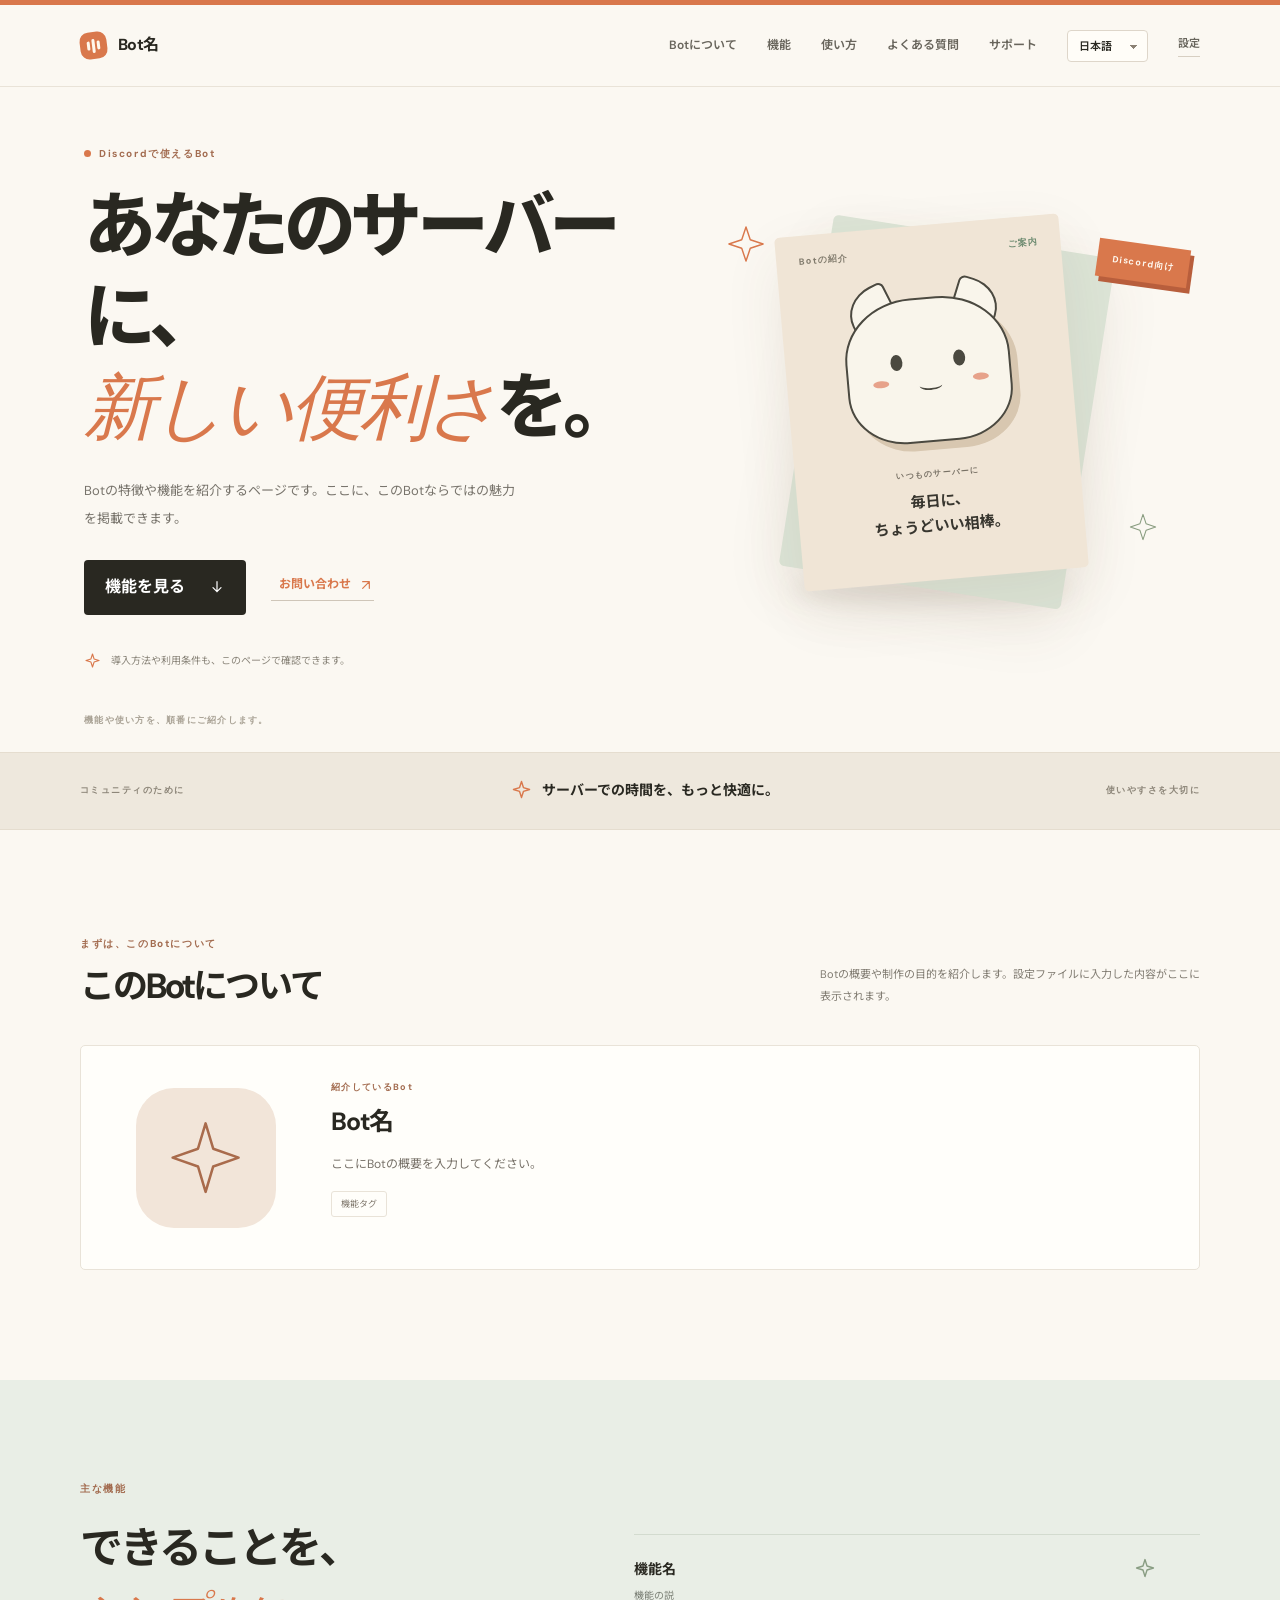
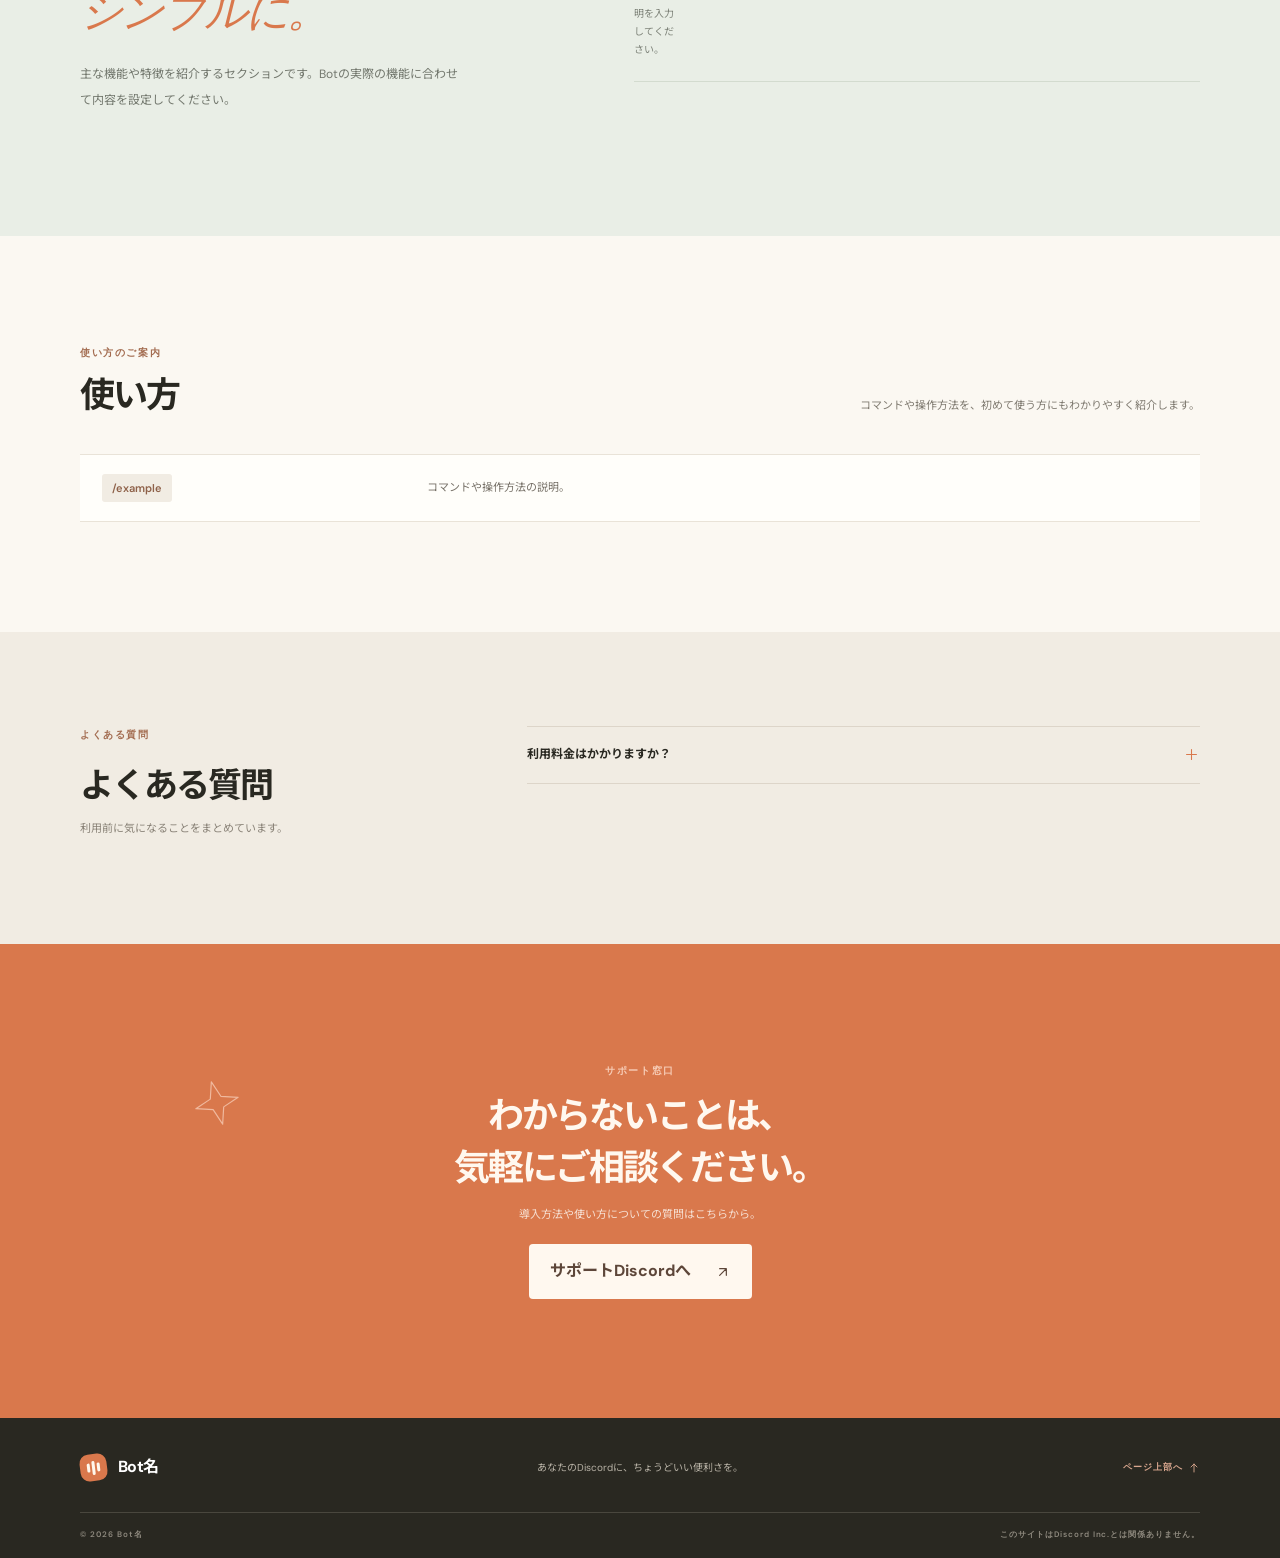
<file: index.html>
<!doctype html>
<html lang="ja">
<head>
  <meta charset="utf-8">
  <meta name="viewport" content="width=device-width, initial-scale=1">
  <meta name="theme-color" content="#fbf8f2">
  <meta name="description" content="Discord Botの紹介サイト">
  <title>Bot紹介サイト</title>
  <link rel="icon" href="assets/favicon.svg" type="image/svg+xml">
  <link rel="stylesheet" href="assets/style.css">
</head>
<body>
  <div class="topline"></div>
  <header class="site-header">
    <a class="brand" href="index.html"><span class="brand-mark"><span></span><span></span><span></span></span><span data-bot-name>Bot</span></a>
    <button class="menu-toggle" aria-label="メニュー" aria-expanded="false"><i></i><i></i></button>
    <nav class="main-nav" aria-label="メインメニュー">
      <a href="#about" data-i18n="navAbout">Botについて</a>
      <a href="#features" data-i18n="navFeatures">機能</a>
      <a href="#commands" data-i18n="navCommands">使い方</a>
      <a href="#faq" data-i18n="navFaq">FAQ</a>
      <a href="#support" data-i18n="navSupport">サポート</a>
      <label class="language-control"><span class="sr-only" data-i18n="language">言語</span><select id="language-select" aria-label="Language"><option value="ja">日本語</option><option value="en">English</option></select></label>
      <a class="settings-link" href="settings.html" data-i18n="settings">設定</a>
    </nav>
  </header>

  <main id="top">
    <section class="hero section-wrap">
      <div class="hero-copy">
        <p class="eyebrow"><span class="eyebrow-dot"></span><span data-i18n="heroKicker">Discordで使えるBot</span></p>
        <h1 data-i18n-html="heroTitle">あなたのサーバーに、<br><em>新しい便利さ</em>を。</h1>
        <p class="hero-lead" data-i18n="heroLead">Botの特徴や機能を紹介するページです。ここに、このBotならではの魅力を掲載できます。</p>
        <div class="hero-actions">
          <a class="button button-dark" href="#features"><span data-i18n="seeFeatures">機能を見る</span><svg class="icon icon-arrow-down" viewBox="0 0 24 24" aria-hidden="true"><path d="M12 4v15m-6-6 6 6 6-6"/></svg></a>
          <a class="text-link" data-support-link href="#support"><span data-i18n="contact">お問い合わせ</span><svg class="icon" viewBox="0 0 24 24" aria-hidden="true"><path d="M7 17 17 7M7 7h10v10"/></svg></a>
        </div>
        <div class="hero-note"><svg class="icon note-icon" viewBox="0 0 24 24" aria-hidden="true"><path d="M12 2.8 14.2 9.8 21.2 12 14.2 14.2 12 21.2 9.8 14.2 2.8 12 9.8 9.8Z"/></svg><span data-i18n="heroNote">導入方法や利用条件も、このページで確認できます。</span></div>
      </div>
      <div class="hero-art" aria-label="Bot illustration">
        <div class="art-paper paper-back"></div>
        <div class="art-paper paper-front">
          <div class="paper-top"><span data-i18n="paperLabel">Botの紹介</span><span class="paper-status" data-i18n="paperStatus">ご案内</span></div>
          <div class="bot-face"><span class="face-eye left"></span><span class="face-eye right"></span><span class="face-mouth"></span><span class="face-cheek"></span></div>
          <div class="paper-caption"><span data-i18n="paperCaptionKicker">いつものサーバーに</span><b data-i18n-html="artCaption">毎日に、<br>ちょうどいい相棒。</b></div>
          
        </div>
        <svg class="art-spark spark-one" viewBox="0 0 40 40" aria-hidden="true"><path d="M20 2 24.5 15.5 38 20 24.5 24.5 20 38 15.5 24.5 2 20 15.5 15.5Z"/></svg><svg class="art-spark spark-two" viewBox="0 0 40 40" aria-hidden="true"><path d="M20 2 24.5 15.5 38 20 24.5 24.5 20 38 15.5 24.5 2 20 15.5 15.5Z"/></svg>
        <span class="art-sticker" data-i18n="artSticker">Discord向け</span><div class="art-shadow"></div>
      </div>
      <div class="hero-bottomline"><span data-i18n="heroBottomline">機能や使い方を、順番にご紹介します。</span></div>
    </section>

    <section class="intro-strip"><div class="section-wrap strip-inner"><p data-i18n="stripKicker">コミュニティのために</p><div><svg class="icon strip-star" viewBox="0 0 24 24" aria-hidden="true"><path d="M12 2.8 14.2 9.8 21.2 12 14.2 14.2 12 21.2 9.8 14.2 2.8 12 9.8 9.8Z"/></svg><span data-i18n="stripText">サーバーでの時間を、もっと快適に。</span></div><span class="strip-side" data-i18n="stripSide">使いやすさを大切に</span></div></section>

    <section class="section-wrap single-section" id="about">
      <div class="section-heading"><div><p class="eyebrow" data-i18n="aboutKicker">まずは、このBotについて</p><h2 data-i18n="aboutTitle">このBotについて</h2></div><p class="section-description" data-i18n="aboutLead">Botの概要や制作の目的を紹介します。設定ファイルに入力した内容がここに表示されます。</p></div>
      <div class="single-bot-panel">
        <div class="single-bot-icon" id="bot-icon" aria-label="Bot icon"><svg class="bot-fallback-icon" viewBox="0 0 64 64" aria-hidden="true"><path d="M32 5 38 25 58 32 38 39 32 59 26 39 6 32 26 25Z"/></svg></div>
        <div class="single-bot-copy"><p class="bot-kicker" data-i18n="botKicker">紹介しているBot</p><h3 id="bot-name">Bot名</h3><p id="bot-description" data-i18n="botDescriptionPlaceholder">Botの説明を設定ファイルに入力してください。</p><div class="bot-tags" id="bot-tags"></div><div class="detail-actions" id="bot-links"></div></div>
      </div>
    </section>

    <section class="about-section" id="features"><div class="section-wrap about-grid"><div class="about-heading"><p class="eyebrow" data-i18n="featuresKicker">主な機能</p><h2 data-i18n-html="featuresTitle">できることを、<br><em>シンプルに。</em></h2><p data-i18n="featuresLead">主な機能や特徴を紹介するセクションです。Botの実際の機能に合わせて内容を設定してください。</p></div><div class="principles" id="feature-list"><article class="principle"><span class="principle-no">01</span><div><h3 data-i18n="featurePlaceholder">機能を設定してください</h3><p data-i18n="featurePlaceholderText">assets/config.js から機能を追加できます。</p></div><svg class="principle-mark" viewBox="0 0 24 24" aria-hidden="true"><path d="M12 2.8 14.2 9.8 21.2 12 14.2 14.2 12 21.2 9.8 14.2 2.8 12 9.8 9.8Z"/></svg></article></div></div></section>

    <section class="section-wrap guide-section" id="commands"><div class="section-heading"><div><p class="eyebrow" data-i18n="commandsKicker">使い方のご案内</p><h2 data-i18n="commandsTitle">使い方</h2></div><p class="section-description" data-i18n="commandsLead">コマンドや操作方法を、初めて使う方にもわかりやすく紹介します。</p></div><div class="command-list" id="command-list"><p data-i18n="commandPlaceholder">使い方は設定ファイルから追加できます。</p></div></section>

    <section class="faq-section" id="faq"><div class="section-wrap faq-grid"><div><p class="eyebrow" data-i18n="faqKicker">よくある質問</p><h2 data-i18n="faqTitle">よくある質問</h2><p class="faq-intro" data-i18n="faqLead">利用前に気になることをまとめています。</p></div><div class="faq-list" id="faq-list"><details><summary data-i18n="faqPlaceholder">質問と回答を設定してください。</summary><p data-i18n="faqPlaceholderText">assets/config.js からFAQを追加できます。</p></details></div></div></section>

    <section class="support-section" id="support"><div class="section-wrap support-panel"><svg class="support-decoration" viewBox="0 0 64 64" aria-hidden="true"><path d="M32 4 39 25 60 32 39 39 32 60 25 39 4 32 25 25Z"/></svg><p class="eyebrow" data-i18n="supportKicker">サポート窓口</p><h2 data-i18n-html="supportTitle">わからないことは、<br>気軽にご相談ください。</h2><p data-i18n="supportLead">導入方法や使い方についての質問はこちらから。</p><a class="button button-light" data-support-link href="#support"><span data-i18n="supportButton">サポートDiscordへ</span><svg class="icon" viewBox="0 0 24 24" aria-hidden="true"><path d="M7 17 17 7M7 7h10v10"/></svg></a></div></section>
  </main>
  <footer class="site-footer"><div class="section-wrap footer-top"><a class="brand footer-brand" href="index.html"><span class="brand-mark"><span></span><span></span><span></span></span><span data-bot-name>Bot</span></a><p data-i18n="footerLine">あなたのDiscordに、ちょうどいい便利さを。</p><a class="back-top" href="#top"><span data-i18n="backTop">ページ上部へ</span> <svg class="icon icon-up" viewBox="0 0 24 24" aria-hidden="true"><path d="M12 20V4m-6 6 6-6 6 6"/></svg></a></div><div class="section-wrap footer-bottom"><span>© <span id="year"></span> <span data-bot-name>Bot</span></span><span data-i18n="disclaimer">このサイトはDiscord Inc.とは関係ありません。</span></div></footer>
  <script src="assets/config.js"></script><script src="assets/app.js"></script>
</body></html>
</file>
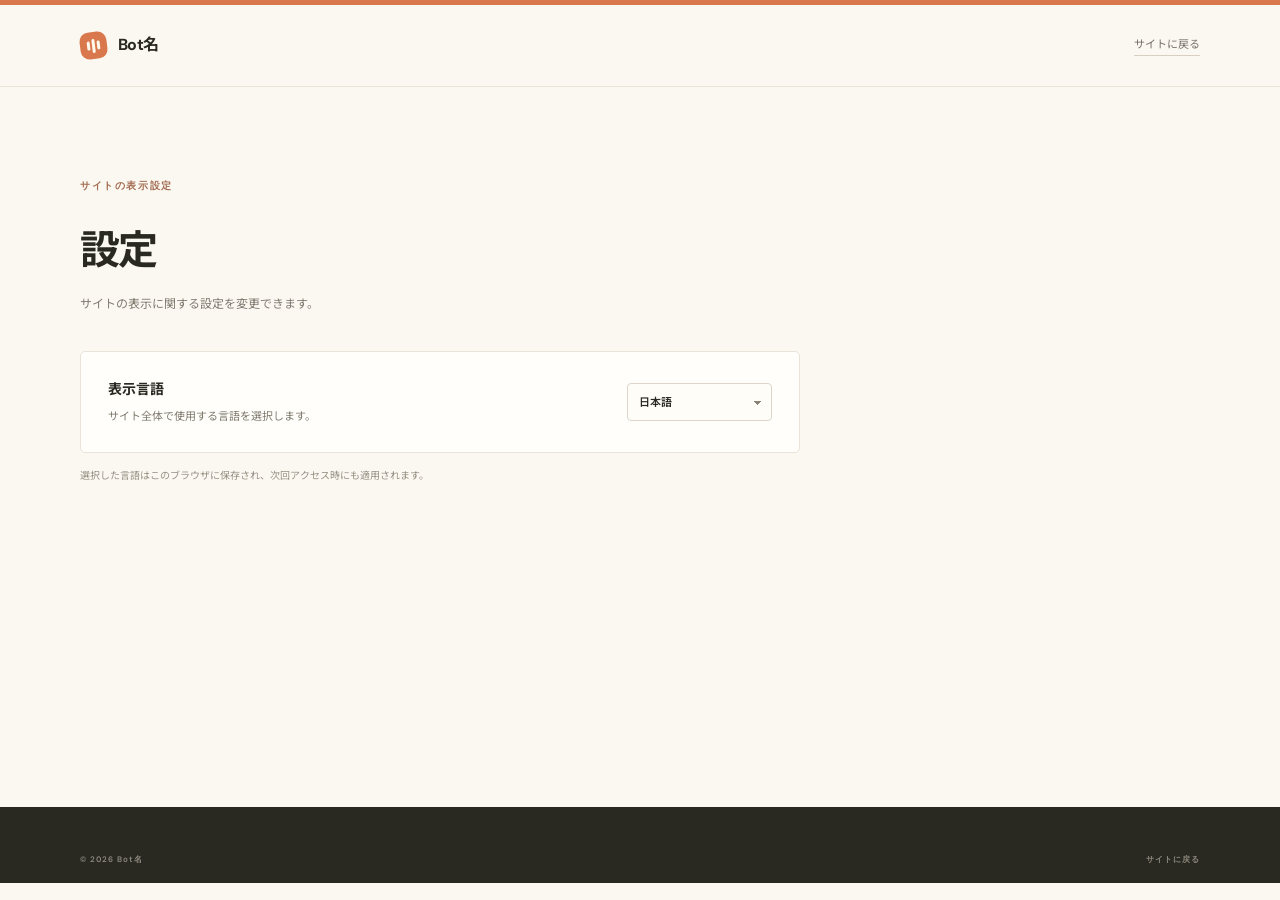
<file: settings.html>
<!doctype html>
<html lang="ja"><head><meta charset="utf-8"><meta name="viewport" content="width=device-width, initial-scale=1"><meta name="theme-color" content="#fbf8f2"><title>設定</title><link rel="icon" href="assets/favicon.svg" type="image/svg+xml"><link rel="stylesheet" href="assets/style.css"></head>
<body><div class="topline"></div><header class="site-header"><a class="brand" href="index.html"><span class="brand-mark"><span></span><span></span><span></span></span><span data-bot-name>Bot</span></a><a class="settings-back" href="index.html" data-i18n="backToSite">サイトに戻る</a></header>
<main class="settings-page section-wrap"><p class="eyebrow" data-i18n="settingsKicker">サイトの表示設定</p><h1 data-i18n="settingsTitle">設定</h1><p class="settings-intro" data-i18n="settingsIntro">サイトの表示に関する設定を変更できます。</p><section class="settings-card"><div><h2 data-i18n="languageSetting">表示言語</h2><p data-i18n="languageDescription">サイト全体で使用する言語を選択します。</p></div><label class="settings-select-label"><span class="sr-only" data-i18n="language">言語</span><select id="settings-language"><option value="ja">日本語</option><option value="en">English</option></select></label></section><p class="settings-note" data-i18n="settingsNote">選択した言語はこのブラウザに保存され、次回アクセス時にも適用されます。</p></main>
<footer class="site-footer"><div class="section-wrap footer-bottom"><span>© <span id="year"></span> <span data-bot-name>Bot</span></span><a href="index.html" data-i18n="backToSite">サイトに戻る</a></div></footer><script src="assets/config.js"></script><script src="assets/app.js"></script></body></html>
</file>
<file: assets/style.css>
@import url('https://fonts.googleapis.com/css2?family=DM+Sans:wght@400;500;600;700&family=Noto+Sans+JP:wght@400;500;600;700;800&display=swap');
:root{--paper:#fbf8f2;--white:#fffefa;--ink:#292821;--muted:#77746b;--line:#e9e3d8;--orange:#d9784c;--orange-soft:#f4e5d9;--sage:#dce4d6;--blue:#dfe8e8;--serif:Georgia,"Times New Roman",serif;--sans:"DM Sans","Noto Sans JP",sans-serif}
*{box-sizing:border-box}html{scroll-behavior:smooth;scroll-padding-top:90px}body{margin:0;background:var(--paper);color:var(--ink);font-family:var(--sans);font-size:14px;line-height:1.8;-webkit-font-smoothing:antialiased}.topline{height:5px;background:var(--orange)}a{color:inherit;text-decoration:none}.section-wrap{width:min(1120px,calc(100% - 64px));margin-inline:auto}.site-header{height:82px;padding:0 max(32px,calc((100% - 1120px)/2));display:flex;align-items:center;justify-content:space-between;border-bottom:1px solid var(--line);background:rgba(251,248,242,.94);position:sticky;top:0;z-index:20;backdrop-filter:blur(14px)}.brand{display:inline-flex;align-items:center;gap:11px;font-size:16px;font-weight:700;letter-spacing:-.04em}.brand-mark{width:27px;height:27px;border-radius:9px;background:var(--orange);display:flex;align-items:center;justify-content:center;gap:2px;transform:rotate(-7deg)}.brand-mark span{width:3px;height:9px;background:#fff8ed;border-radius:3px}.brand-mark span:nth-child(2){height:14px}.main-nav{display:flex;align-items:center;gap:30px;font-size:12px;font-weight:600}.main-nav>a:not(.nav-support){color:#68655c;transition:color .2s}.main-nav>a:hover{color:var(--orange)}.nav-support{padding:9px 15px;border:1px solid #d9d1c4;border-radius:30px}.nav-support span{color:var(--orange);margin-left:5px}.menu-toggle{display:none}
.hero{min-height:590px;display:grid;grid-template-columns:1.04fr .96fr;align-items:center;position:relative;padding-top:48px;padding-bottom:82px}.hero-copy{padding:10px 0 0 4px;position:relative;z-index:2}.eyebrow{font-family:"DM Sans",sans-serif;font-size:10px;letter-spacing:.16em;font-weight:700;color:#a36c50;margin:0 0 19px}.eyebrow-dot{display:inline-block;width:7px;height:7px;background:var(--orange);border-radius:50%;margin-right:8px}.hero h1{font-size:clamp(46px,6vw,72px);line-height:1.26;letter-spacing:-.075em;margin:0;font-weight:800}.hero h1 em,.about-heading h2 em{font-family:var(--serif);font-weight:400;color:var(--orange);letter-spacing:-.06em}.hero-lead{max-width:440px;color:#77736b;line-height:2.15;margin:23px 0 27px;font-size:13px}.hero-actions{display:flex;align-items:center;gap:25px}.button{display:inline-flex;align-items:center;justify-content:center;gap:24px;padding:13px 21px;border-radius:4px;font-size:12px;font-weight:700;transition:transform .2s,background .2s}.button:hover{transform:translateY(-2px)}.button-dark{background:var(--ink);color:#fff}.button-dark:hover{background:#49463d}.button span{font-size:16px}.text-link{font-size:12px;font-weight:700;border-bottom:1px solid #cfc6b9;padding-bottom:5px}.text-link span{color:var(--orange);margin-left:8px}.hero-note{display:flex;align-items:center;gap:10px;margin-top:37px;color:#898479;font-size:10px}.note-icon{font-size:17px;color:var(--orange)}.hero-art{height:430px;position:relative;display:flex;align-items:center;justify-content:center}.art-paper{position:absolute;width:285px;height:355px;border-radius:5px;box-shadow:0 22px 60px #57452b16}.paper-back{background:var(--sage);transform:rotate(9deg) translate(17px,7px)}.paper-front{background:#f0e5d6;transform:rotate(-5deg);padding:20px 22px;overflow:hidden}.paper-top{display:flex;justify-content:space-between;font:700 9px "DM Sans";letter-spacing:.13em;color:#827c6e}.paper-status{color:#6d8b70}.bot-face{width:165px;height:145px;background:#f9f5eb;border:2px solid #4b4940;border-radius:42% 42% 35% 35%;position:relative;margin:39px auto 17px;box-shadow:7px 8px 0 #d8c7b0}.bot-face:before,.bot-face:after{content:"";position:absolute;top:-15px;width:42px;height:37px;border:2px solid #4b4940;background:#f9f5eb;border-radius:70% 15% 30% 20%;z-index:-1}.bot-face:before{left:4px;transform:rotate(-22deg)}.bot-face:after{right:4px;transform:scaleX(-1) rotate(-22deg)}.face-eye{position:absolute;top:53px;width:12px;height:16px;background:#4b4940;border-radius:50%}.face-eye.left{left:43px}.face-eye.right{right:43px}.face-mouth{position:absolute;width:23px;height:10px;border-bottom:2px solid #4b4940;border-radius:50%;top:81px;left:70px}.face-cheek{position:absolute;width:16px;height:7px;border-radius:50%;background:#e7a28a;top:78px;left:24px;box-shadow:100px 0 #e7a28a}.paper-caption{text-align:center;color:#777064}.paper-caption span{font:700 8px "DM Sans";letter-spacing:.16em}.paper-caption b{display:block;color:#38362f;font-size:15px;line-height:1.65;margin-top:5px}.paper-scribble{position:absolute;right:16px;bottom:16px;font:italic 22px var(--serif);color:var(--orange);transform:rotate(-9deg)}.art-spark{position:absolute;color:var(--orange);font-size:38px}.spark-one{top:38px;left:12%}.spark-two{right:8%;bottom:76px;color:#879b7e;font-size:28px}.art-sticker{position:absolute;right:2%;top:57px;background:var(--orange);color:#fff8ef;padding:12px 15px;font:700 9px/1.6 "DM Sans";letter-spacing:.1em;transform:rotate(8deg);box-shadow:4px 5px 0 #b85e3c}.art-shadow{position:absolute;width:280px;height:24px;border-radius:50%;background:#776a5420;filter:blur(10px);bottom:15px;z-index:-1}.hero-bottomline{position:absolute;bottom:25px;left:4px;right:4px;display:flex;justify-content:space-between;color:#aaa396;font:600 9px "DM Sans";letter-spacing:.14em}
.intro-strip{background:#eee8dd;border-block:1px solid #e5ddcf}.strip-inner{min-height:76px;display:flex;align-items:center;justify-content:space-between}.strip-inner>p,.strip-side{font:700 9px "DM Sans";letter-spacing:.16em;color:#8c8578}.strip-inner>div{font-size:14px;font-weight:700}.strip-star{color:var(--orange);font-size:21px;vertical-align:-2px;margin-right:10px}
.bots-section{padding-top:112px;padding-bottom:112px}.section-heading{display:flex;align-items:end;justify-content:space-between;margin-bottom:35px}.section-heading .eyebrow{margin-bottom:10px}.section-heading h2,.faq-grid h2{font-size:35px;letter-spacing:-.06em;margin:0;line-height:1.35}.section-description{max-width:380px;color:#817c72;font-size:11px;line-height:2;margin:0 0 3px}.bot-toolbar{display:flex;justify-content:space-between;align-items:center;border-top:1px solid var(--line);padding:13px 0;color:#9a9387;font:700 9px "DM Sans";letter-spacing:.13em}.carousel-controls{display:flex;gap:7px}.circle-button{border:1px solid #dcd4c8;background:transparent;border-radius:50%;width:31px;height:31px;cursor:pointer;color:#5c584f;transition:.2s}.circle-button:hover{background:var(--ink);color:#fff;border-color:var(--ink)}.bot-track{display:flex;gap:16px;overflow-x:auto;scroll-snap-type:x mandatory;padding:10px 2px 22px;scrollbar-width:thin;scrollbar-color:#d6cbbd transparent}.bot-card{flex:0 0 250px;min-height:260px;background:var(--white);border:1px solid var(--line);border-radius:5px;padding:21px;scroll-snap-align:start;position:relative;cursor:pointer;transition:border-color .2s,transform .2s,box-shadow .2s;text-align:left;color:inherit;font:inherit}.bot-card:hover{transform:translateY(-4px);box-shadow:0 12px 30px #51452f0c}.bot-card[aria-pressed=true]{border-color:var(--orange);box-shadow:0 0 0 1px var(--orange)}.bot-card-top{display:flex;align-items:center;justify-content:space-between}.bot-number{font:700 9px "DM Sans";letter-spacing:.12em;color:#aaa295}.bot-status{font-size:9px;padding:3px 8px;border-radius:20px;background:#e6eee3;color:#668064}.bot-status.pending{background:#f3e8d9;color:#a36c50}.bot-avatar{width:68px;height:68px;border-radius:22px;display:grid;place-items:center;margin:27px 0 17px;font-size:30px;background:var(--avatar-bg,#f2e5d9);color:var(--avatar-ink,#a96b4c)}.bot-card h3{font-size:17px;margin:0 0 5px;letter-spacing:-.04em}.bot-card p{font-size:10px;color:#898378;margin:0;line-height:1.8}.bot-card-bottom{position:absolute;bottom:19px;left:21px;right:21px;display:flex;justify-content:space-between;align-items:center;border-top:1px solid #f0ece5;padding-top:10px;color:#aaa294;font:700 9px "DM Sans";letter-spacing:.08em}.bot-card-bottom b{color:var(--orange);font-size:15px}.bot-detail{background:#f1ece3;border-radius:5px;min-height:180px;margin-top:8px;padding:27px 30px}.detail-empty{display:flex;align-items:center;justify-content:center;gap:13px;min-height:125px;color:#8c8579;font-size:11px}.detail-empty span{font-size:25px;color:var(--orange)}.detail-content{display:grid;grid-template-columns:1fr 1.4fr;gap:30px}.detail-title{display:flex;align-items:center;gap:14px}.detail-title .bot-avatar{width:52px;height:52px;margin:0;border-radius:16px;font-size:23px}.detail-title h3{margin:0;font-size:18px}.detail-title p{margin:2px 0 0;color:#827b70;font-size:10px}.detail-description{font-size:11px;color:#6f6a60;margin:0 0 12px}.feature-list{display:flex;flex-wrap:wrap;gap:7px;margin-bottom:15px}.feature-list span{background:#fffaf2;border:1px solid #e7dfd3;padding:4px 9px;border-radius:3px;font-size:9px;color:#6f695e}.detail-actions{display:flex;gap:10px;flex-wrap:wrap}.detail-actions a{font-size:10px;font-weight:700;padding:8px 13px;background:var(--ink);color:white;border-radius:3px}.detail-actions a.secondary{background:transparent;color:var(--ink);border:1px solid #d6cdbf}.detail-actions a.disabled{opacity:.45;pointer-events:none}
.about-section{background:#e9eee6;padding:100px 0}.about-grid{display:grid;grid-template-columns:.9fr 1.1fr;gap:90px;align-items:center}.about-heading h2{font-size:43px;line-height:1.45;letter-spacing:-.07em;margin:0 0 18px}.about-heading>p:not(.eyebrow){font-size:12px;line-height:2.2;color:#73786e;max-width:380px;margin-bottom:22px}.principles{border-top:1px solid #d3dbcf}.principle{display:grid;grid-template-columns:45px 1fr 30px;gap:14px;align-items:start;padding:22px 0;border-bottom:1px solid #d3dbcf}.principle-no{font:700 10px "DM Sans";color:#a0a899;padding-top:3px}.principle h3{font-size:14px;margin:0 0 4px}.principle p{font-size:10px;color:#7c8177;margin:0}.principle-mark{font-size:21px;color:#899d83;text-align:right}
.guide-section{padding-top:108px;padding-bottom:110px}.steps{display:grid;grid-template-columns:repeat(3,1fr);border:1px solid var(--line);background:var(--white)}.step{padding:25px 27px 29px;min-height:225px;position:relative}.step+.step{border-left:1px solid var(--line)}.step-number{font:700 9px "DM Sans";letter-spacing:.12em;color:#aaa194}.step-icon{width:43px;height:43px;border-radius:14px;background:var(--orange-soft);color:var(--orange);display:grid;place-items:center;font-size:21px;margin:18px 0 12px}.step:nth-child(2) .step-icon{background:#e6ece2;color:#788b70}.step:nth-child(3) .step-icon{background:#e5ebeb;color:#738c8b}.step h3{font-size:14px;margin:0 0 5px}.step p{font-size:10px;color:#898378;margin:0;line-height:1.9}.guide-footnote{font-size:10px;color:#8c857a;margin-top:17px}.guide-footnote span{display:inline-grid;place-items:center;width:15px;height:15px;border-radius:50%;background:#eee5d9;color:#a36c50;font-weight:700;margin-right:6px}
.faq-section{background:#f1ece3;padding:94px 0}.faq-grid{display:grid;grid-template-columns:.7fr 1.3fr;gap:85px}.faq-grid h2{font-size:34px}.faq-intro{font-size:11px;color:#8a8378;margin-top:10px}.faq-list{border-top:1px solid #ddd5c9}.faq-list details{border-bottom:1px solid #ddd5c9}.faq-list summary{list-style:none;cursor:pointer;display:flex;justify-content:space-between;align-items:center;padding:17px 0;font-size:12px;font-weight:700}.faq-list summary::-webkit-details-marker{display:none}.faq-list summary span{font-size:18px;color:var(--orange);font-weight:400;transition:transform .2s}.faq-list details[open] summary span{transform:rotate(45deg)}.faq-list details p{font-size:11px;color:#7c766c;margin:0;padding:0 30px 18px 0;line-height:2}
.support-section{padding:82px 0;background:#d9784c}.support-panel{min-height:310px;text-align:center;color:#fff8ef;position:relative;display:flex;align-items:center;flex-direction:column;justify-content:center}.support-panel .eyebrow{color:#f6cbb5;margin-bottom:10px}.support-panel h2{font-size:36px;line-height:1.45;letter-spacing:-.06em;margin:0 0 10px}.support-panel>p:not(.eyebrow){font-size:11px;color:#f6dfd2;margin:0 0 20px}.button-light{background:#fff8ef;color:#5d4639}.support-panel small{font-size:9px;color:#f5d5c4;margin-top:12px}.support-decoration{position:absolute;left:10%;top:17%;font-size:50px;color:#f0b99e;transform:rotate(-15deg)}.site-footer{background:#292821;color:#f4f0e8;padding:31px 0 18px}.footer-top{display:flex;align-items:center;justify-content:space-between;padding-bottom:25px;border-bottom:1px solid #49473e}.footer-brand{color:#fff}.footer-top>p{font-size:10px;color:#b8b2a6}.back-top{font:700 9px "DM Sans";letter-spacing:.12em;color:#d8a68e}.footer-bottom{display:flex;justify-content:space-between;padding-top:16px;color:#8f8a7f;font:600 8px "DM Sans";letter-spacing:.12em}
@media(max-width:800px){.site-header{height:70px;padding-inline:24px}.main-nav{gap:17px}.main-nav a{font-size:10px}.section-wrap{width:calc(100% - 48px)}.hero{min-height:540px}.hero-art{transform:scale(.85)}.about-grid{gap:40px}.faq-grid{gap:40px}}
@media(max-width:620px){.section-wrap{width:calc(100% - 40px)}.site-header{padding-inline:20px}.menu-toggle{display:flex;width:36px;height:36px;border:1px solid var(--line);background:transparent;border-radius:50%;flex-direction:column;align-items:center;justify-content:center;gap:5px;cursor:pointer}.menu-toggle i{width:13px;height:1px;background:var(--ink)}.main-nav{display:none;position:absolute;top:69px;left:0;right:0;background:var(--paper);padding:18px 22px 22px;border-bottom:1px solid var(--line);flex-direction:column;align-items:stretch;gap:15px}.main-nav.open{display:flex}.nav-support{text-align:center}.hero{display:flex;flex-direction:column;align-items:stretch;padding-top:64px;padding-bottom:78px;min-height:auto}.hero h1{font-size:53px}.hero-lead{max-width:100%;font-size:12px}.hero-art{height:360px;transform:scale(.9);transform-origin:center top;margin-top:24px;margin-bottom:-25px}.hero-bottomline{bottom:22px;font-size:8px}.hero-note{margin-top:25px}.strip-inner{min-height:78px;gap:8px}.strip-inner>p,.strip-side{font-size:7px}.strip-inner>div{font-size:11px}.strip-side{display:none}.bots-section,.guide-section{padding-block:75px}.section-heading{display:block}.section-heading h2,.faq-grid h2{font-size:30px}.section-description{margin-top:12px}.bot-card{flex-basis:230px}.bot-detail{padding:20px}.detail-content{grid-template-columns:1fr;gap:17px}.about-section,.faq-section{padding:75px 0}.about-grid,.faq-grid{grid-template-columns:1fr;gap:35px}.about-heading h2{font-size:38px}.steps{grid-template-columns:1fr}.step{min-height:auto;padding:21px 22px}.step+.step{border-left:0;border-top:1px solid var(--line)}.step-icon{margin:12px 0 8px}.support-section{padding:55px 0}.support-panel h2{font-size:30px}.support-decoration{left:2%;top:5%;font-size:35px}.footer-top{flex-wrap:wrap;gap:10px}.footer-top>p{order:3;width:100%;margin:0}.footer-bottom{gap:8px;flex-wrap:wrap;font-size:7px}.footer-bottom span:last-child{width:100%}}
@media(prefers-reduced-motion:reduce){html{scroll-behavior:auto}*,*:before,*:after{transition:none!important}}

/* Single-bot presentation and settings page */
.sr-only{position:absolute;width:1px;height:1px;padding:0;margin:-1px;overflow:hidden;clip:rect(0,0,0,0);white-space:nowrap;border:0}
.language-control select,.settings-select-label select{appearance:none;background:#fffdf8;border:1px solid #ded6ca;border-radius:4px;padding:8px 30px 8px 11px;color:var(--ink);font:600 11px var(--sans);cursor:pointer;background-image:linear-gradient(45deg,transparent 50%,#8b8174 50%),linear-gradient(135deg,#8b8174 50%,transparent 50%);background-position:calc(100% - 13px) 14px,calc(100% - 9px) 14px;background-size:4px 4px,4px 4px;background-repeat:no-repeat}
.settings-link{font-size:11px;color:#8a8175;border-bottom:1px solid #d7cfc2;padding-bottom:2px}
.single-section{padding-top:105px;padding-bottom:110px}.single-bot-panel{display:grid;grid-template-columns:180px 1fr;gap:35px;align-items:center;background:var(--white);border:1px solid var(--line);padding:35px;border-radius:5px}.single-bot-icon{width:140px;height:140px;border-radius:38px;background:#f2e5d9;display:grid;place-items:center;font-size:55px;color:#a96b4c;margin:auto}.bot-kicker{font:700 9px "DM Sans";letter-spacing:.15em;color:#a36c50;margin:0 0 5px}.single-bot-copy h3{font-size:25px;letter-spacing:-.05em;margin:0 0 8px}.single-bot-copy>p:not(.bot-kicker){font-size:12px;color:#777168;line-height:2;margin:0 0 15px}.bot-tags{display:flex;gap:7px;flex-wrap:wrap;margin-bottom:17px}.bot-tags span{font-size:9px;padding:4px 9px;border:1px solid var(--line);border-radius:3px;color:#827a6f}.empty-state{font-size:11px;color:#888176;padding:15px 0}.command-list{border-top:1px solid var(--line);background:var(--white)}.command-item{display:grid;grid-template-columns:minmax(130px,.4fr) 1fr;gap:25px;align-items:center;padding:19px 22px;border-bottom:1px solid var(--line)}.command-item code{font:600 11px "DM Sans";background:#f1ece3;padding:7px 10px;border-radius:3px;color:#8e6149;width:max-content}.command-item p{font-size:11px;color:#777168;margin:0}.settings-back{font-size:11px;color:#777168;border-bottom:1px solid #d7cfc2}.settings-page{min-height:calc(100vh - 180px);padding-top:90px;padding-bottom:100px}.settings-page h1{font-size:40px;letter-spacing:-.06em;margin:0}.settings-intro{font-size:12px;color:#817b70;margin:8px 0 35px}.settings-card{display:flex;align-items:center;justify-content:space-between;gap:20px;padding:25px 27px;background:var(--white);border:1px solid var(--line);border-radius:5px;max-width:720px}.settings-card h2{font-size:14px;margin:0 0 5px}.settings-card p{font-size:11px;color:#817b70;margin:0}.settings-note{font-size:10px;color:#969083;margin-top:14px}.settings-select-label select{min-width:145px;padding-block:11px;background-position:calc(100% - 13px) 17px,calc(100% - 9px) 17px}
@media(max-width:620px){.single-section{padding-block:75px}.single-bot-panel{grid-template-columns:1fr;padding:24px;gap:22px}.single-bot-icon{width:105px;height:105px;font-size:42px}.command-item{grid-template-columns:1fr;gap:9px}.settings-page{padding-top:65px}.settings-card{align-items:flex-start;flex-direction:column}.settings-select-label,.settings-select-label select{width:100%}.language-control{width:100%}.language-control select{width:100%}}

/* Consistent inline SVG icon system */
.icon{width:16px;height:16px;display:inline-block;flex:0 0 auto;fill:none;stroke:currentColor;stroke-width:1.8;stroke-linecap:round;stroke-linejoin:round;vertical-align:middle}
.button .icon{width:16px;height:16px}
.icon-arrow-down{width:15px;height:15px}
.text-link .icon{color:var(--orange);margin-left:7px}
.note-icon{width:17px;height:17px;fill:none;stroke:currentColor;stroke-width:1.6;stroke-linejoin:round}
.art-spark{width:38px;height:38px;fill:none;stroke:currentColor;stroke-width:1.5;stroke-linejoin:round}
.spark-two{width:28px;height:28px}
.strip-star{width:21px;height:21px;fill:none;stroke:currentColor;stroke-width:1.6;vertical-align:-5px;margin-right:10px}
.single-bot-icon{overflow:hidden}
.single-bot-icon img{width:100%;height:100%;object-fit:cover}
.bot-fallback-icon{width:58%;height:58%;fill:none;stroke:currentColor;stroke-width:2;stroke-linejoin:round}
.principle-mark{width:22px;height:22px;fill:none;stroke:currentColor;stroke-width:1.5;stroke-linejoin:round;justify-self:end}
.faq-toggle-icon{width:17px;height:17px;flex:0 0 auto;fill:none;stroke:var(--orange);stroke-width:1.5;stroke-linecap:round;transition:transform .2s}
.faq-list details[open] .faq-toggle-icon{transform:rotate(45deg)}
.support-decoration{width:50px;height:50px;fill:none;stroke:currentColor;stroke-width:1.5;stroke-linejoin:round}
.back-top{display:inline-flex;align-items:center;gap:5px}
.icon-up{width:12px;height:12px}
@media(max-width:620px){.support-decoration{width:35px;height:35px}}
</file>
